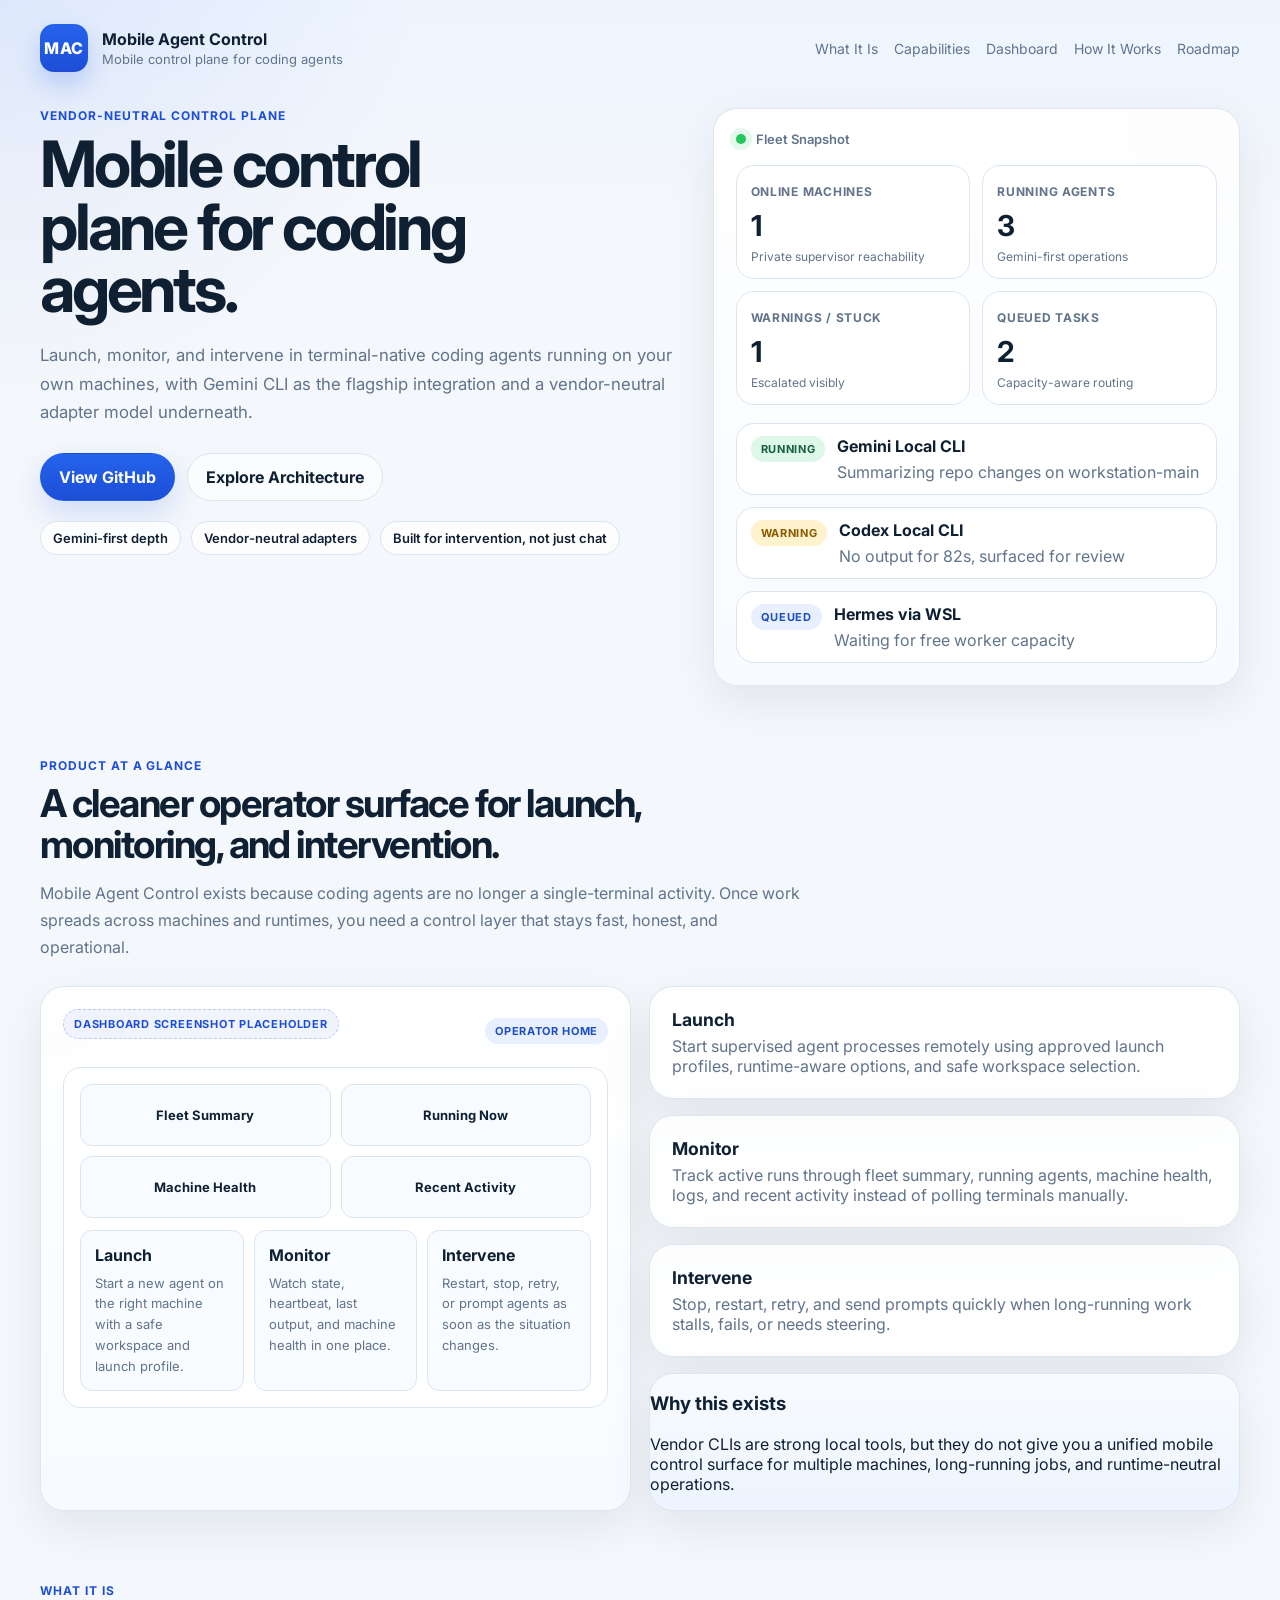
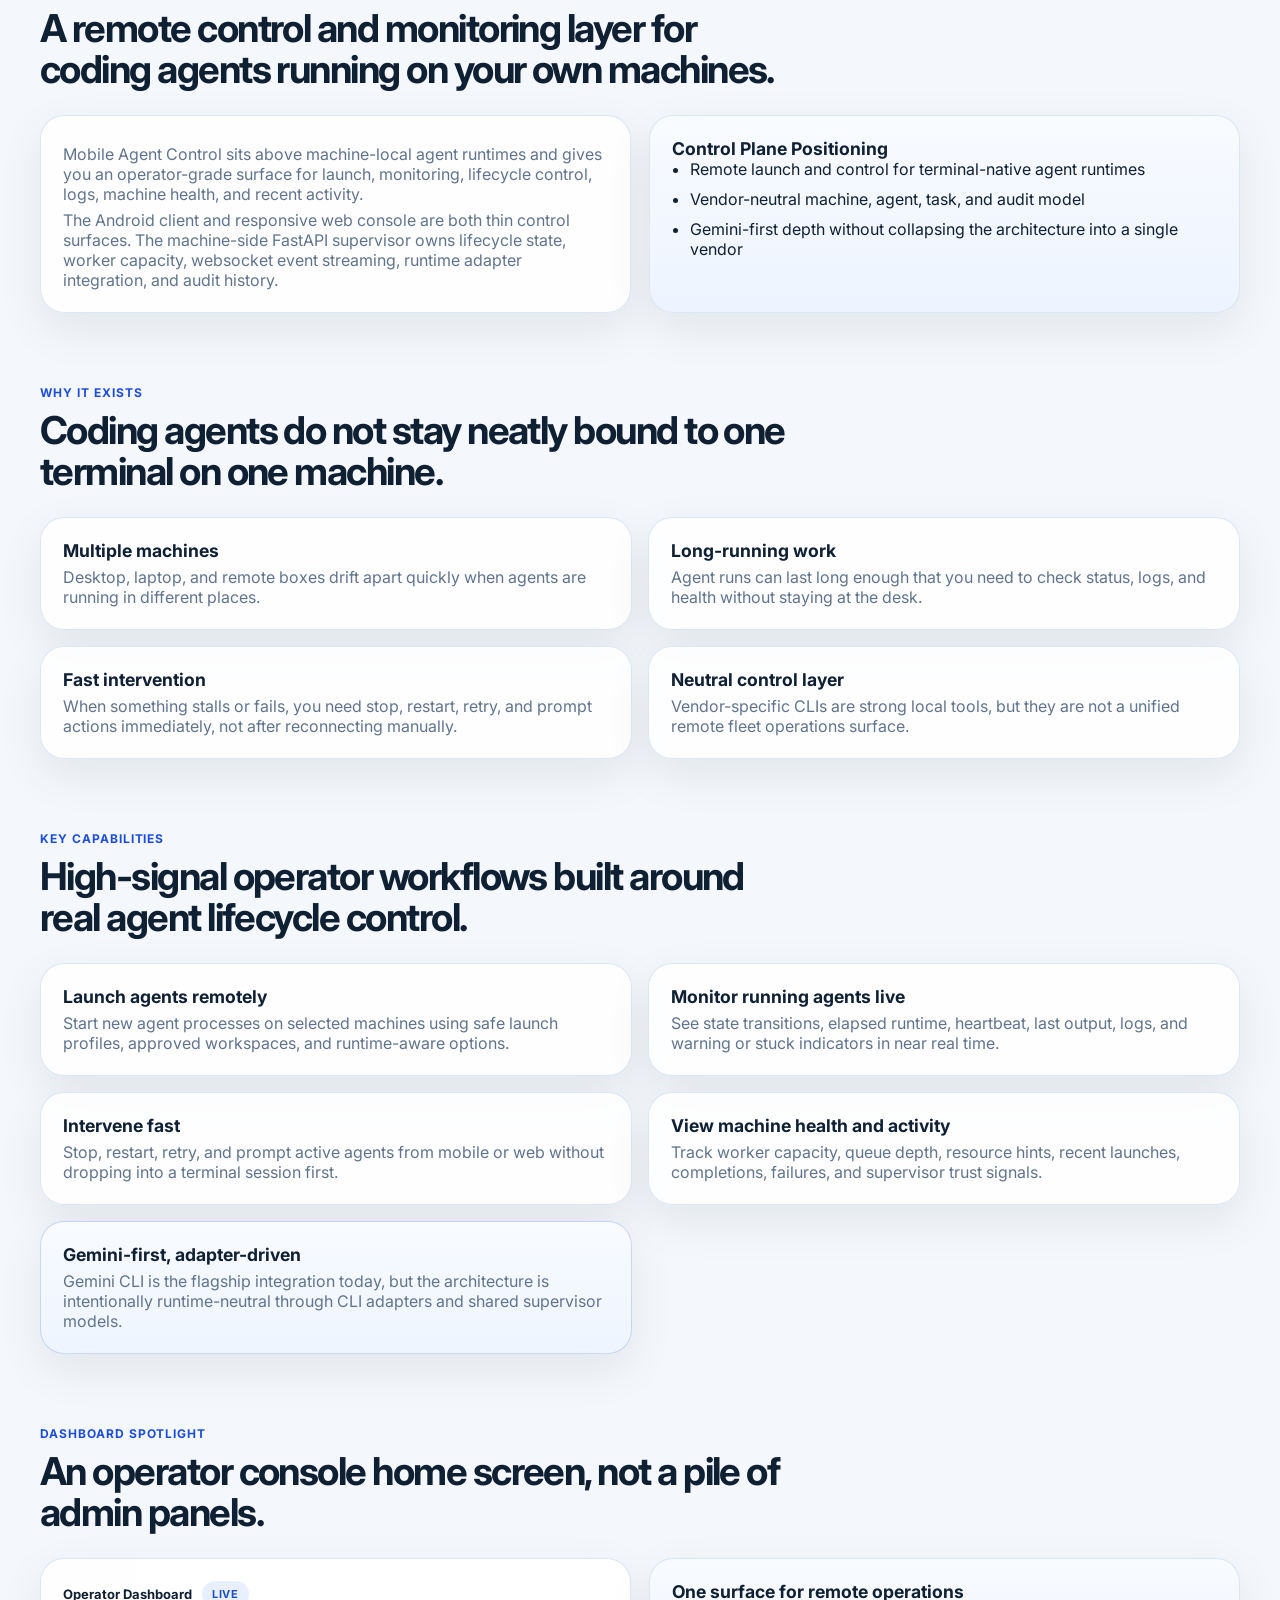
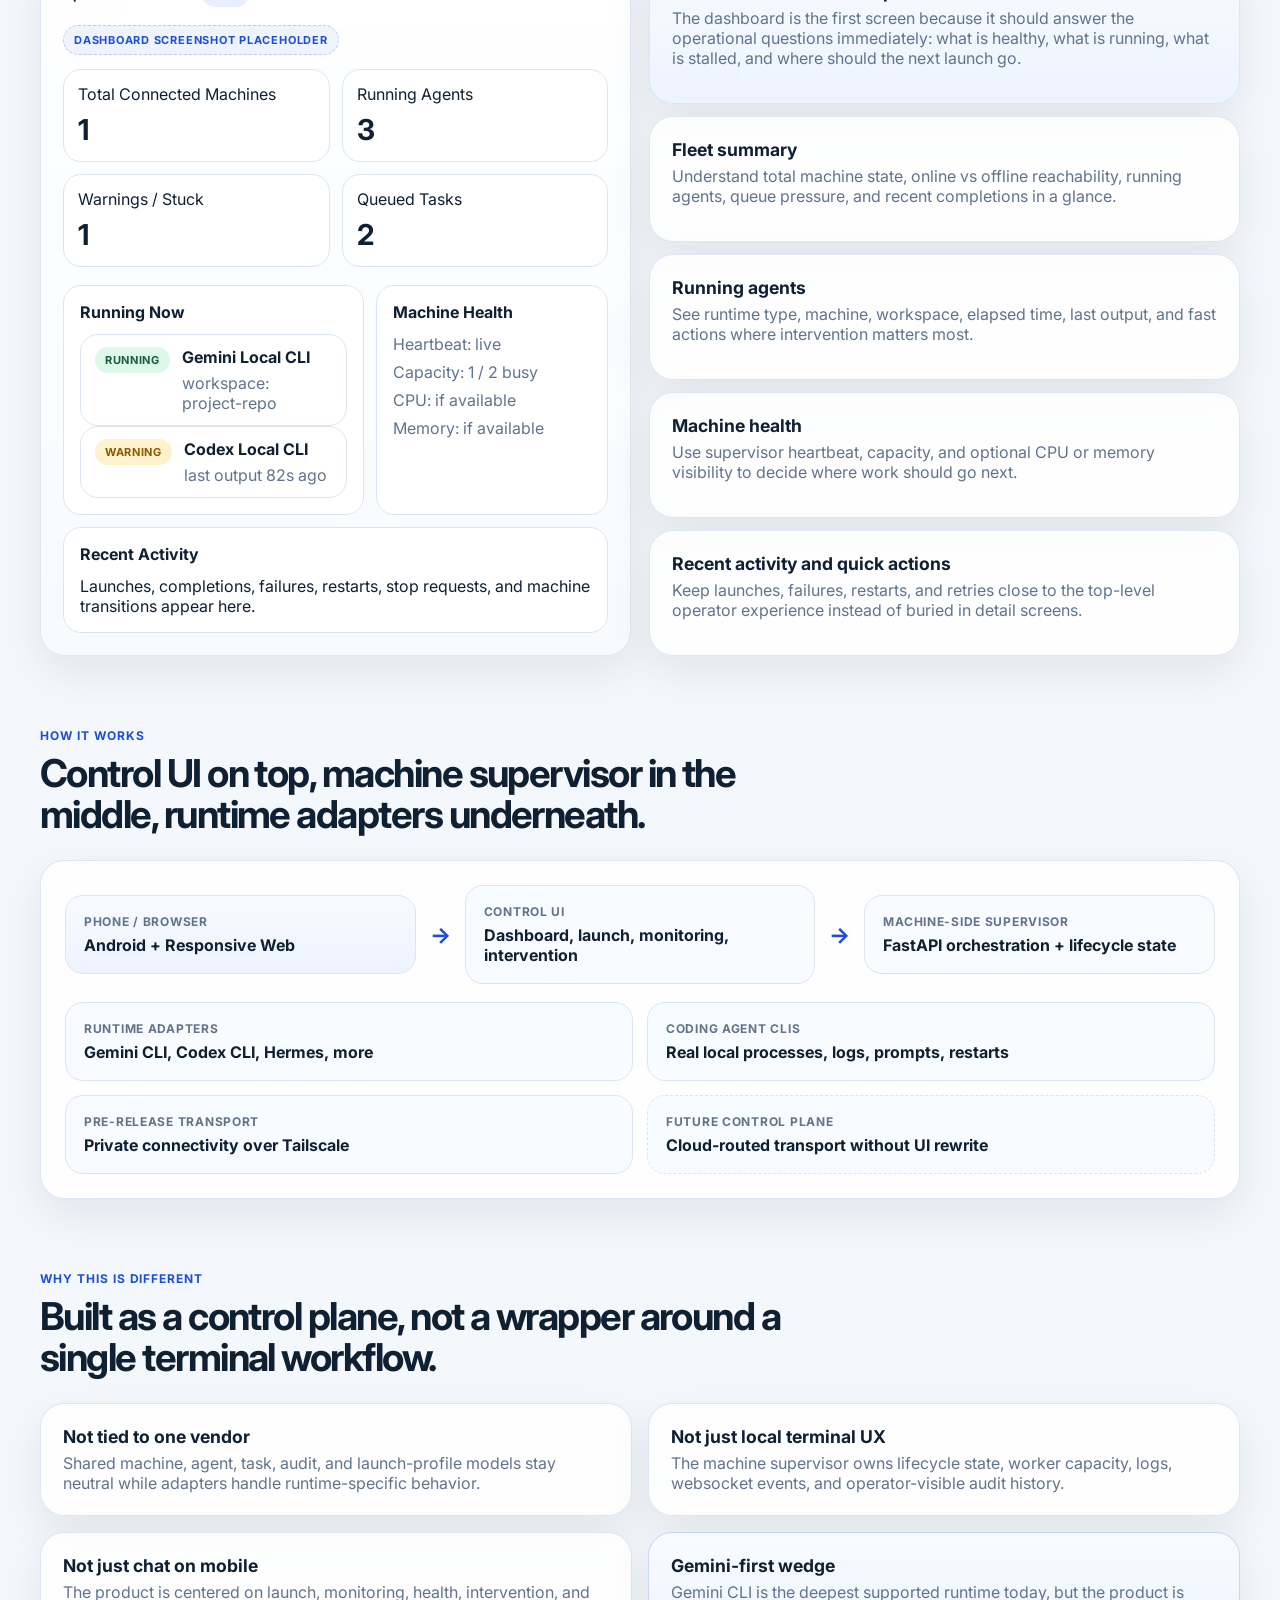
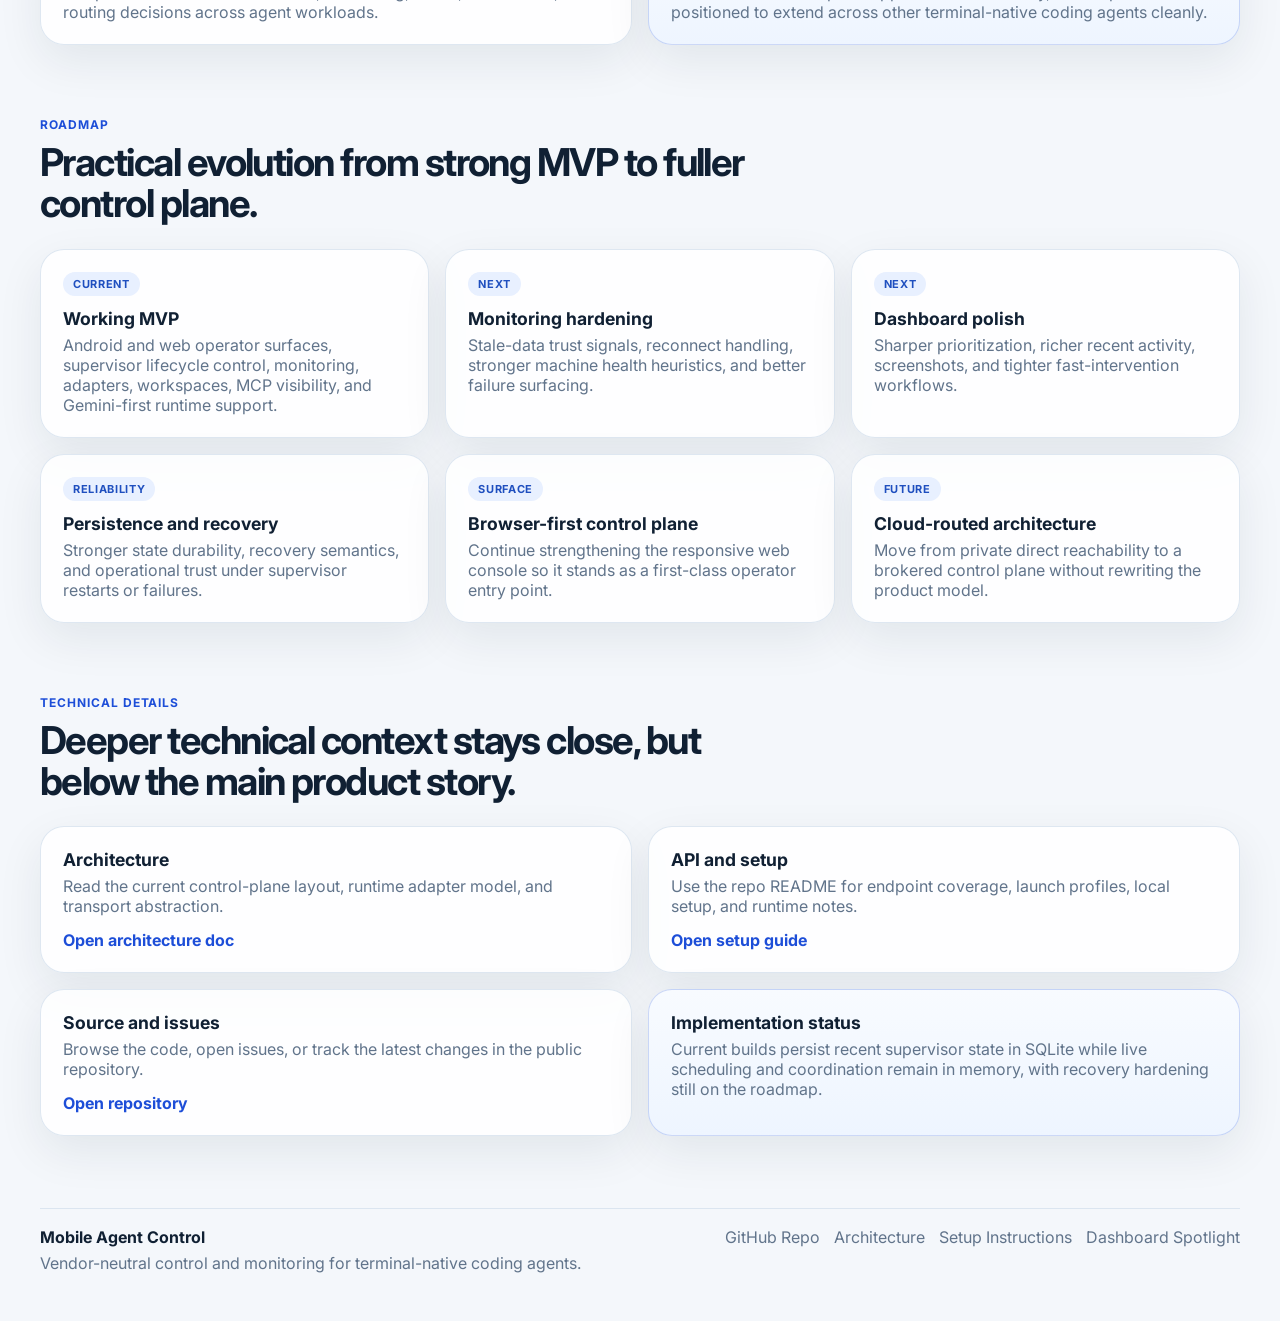
<file: docs/index.html>
<!doctype html>
<html lang="en">
<head>
  <meta charset="utf-8">
  <meta name="viewport" content="width=device-width, initial-scale=1">
  <title>Mobile Agent Control</title>
  <meta name="description" content="Mobile Agent Control is a vendor-neutral mobile control plane for terminal-native coding agents, with Gemini CLI as the flagship integration.">
  <meta name="theme-color" content="#edf4ff">
  <link rel="preconnect" href="https://fonts.googleapis.com">
  <link rel="preconnect" href="https://fonts.gstatic.com" crossorigin>
  <link href="https://fonts.googleapis.com/css2?family=Inter:wght@400;500;600;700;800&display=swap" rel="stylesheet">
  <link rel="stylesheet" href="./styles.css">
</head>
<body>
  <div class="site-shell">
    <header class="topbar">
      <a class="brand" href="./index.html">
        <span class="brand-mark">MAC</span>
        <span class="brand-copy">
          <strong>Mobile Agent Control</strong>
          <span>Mobile control plane for coding agents</span>
        </span>
      </a>
      <nav class="topnav" aria-label="Primary">
        <a href="#what">What It Is</a>
        <a href="#capabilities">Capabilities</a>
        <a href="#dashboard">Dashboard</a>
        <a href="#architecture">How It Works</a>
        <a href="#roadmap">Roadmap</a>
      </nav>
    </header>

    <main>
      <section class="hero">
        <div class="hero-copy">
          <p class="eyebrow">Vendor-neutral control plane</p>
          <h1>Mobile control plane for coding agents.</h1>
          <p class="hero-subhead">
            Launch, monitor, and intervene in terminal-native coding agents running on your own machines, with Gemini CLI as the flagship integration and a vendor-neutral adapter model underneath.
          </p>
          <div class="hero-actions">
            <a class="button primary" href="https://github.com/manishklach/mobile-agent-control">View GitHub</a>
            <a class="button secondary" href="./architecture.md">Explore Architecture</a>
          </div>
          <div class="hero-strip">
            <span class="inline-pill">Gemini-first depth</span>
            <span class="inline-pill">Vendor-neutral adapters</span>
            <span class="inline-pill">Built for intervention, not just chat</span>
          </div>
        </div>
        <div class="hero-visual card">
          <div class="hero-visual-header">
            <span class="status-dot"></span>
            <span>Fleet Snapshot</span>
          </div>
          <div class="hero-metrics">
            <div class="metric-card">
              <span class="metric-label">Online Machines</span>
              <strong>1</strong>
              <span class="metric-meta">Private supervisor reachability</span>
            </div>
            <div class="metric-card">
              <span class="metric-label">Running Agents</span>
              <strong>3</strong>
              <span class="metric-meta">Gemini-first operations</span>
            </div>
            <div class="metric-card">
              <span class="metric-label">Warnings / Stuck</span>
              <strong>1</strong>
              <span class="metric-meta">Escalated visibly</span>
            </div>
            <div class="metric-card">
              <span class="metric-label">Queued Tasks</span>
              <strong>2</strong>
              <span class="metric-meta">Capacity-aware routing</span>
            </div>
          </div>
          <div class="hero-feed">
            <div class="feed-row">
              <span class="chip good">running</span>
              <div>
                <strong>Gemini Local CLI</strong>
                <p>Summarizing repo changes on workstation-main</p>
              </div>
            </div>
            <div class="feed-row">
              <span class="chip warn">warning</span>
              <div>
                <strong>Codex Local CLI</strong>
                <p>No output for 82s, surfaced for review</p>
              </div>
            </div>
            <div class="feed-row">
              <span class="chip info">queued</span>
              <div>
                <strong>Hermes via WSL</strong>
                <p>Waiting for free worker capacity</p>
              </div>
            </div>
          </div>
        </div>
      </section>

      <section class="content-section product-section">
        <div class="section-intro">
          <p class="eyebrow">Product at a Glance</p>
          <h2>A cleaner operator surface for launch, monitoring, and intervention.</h2>
          <p class="section-support">
            Mobile Agent Control exists because coding agents are no longer a single-terminal activity. Once work spreads across machines and runtimes, you need a control layer that stays fast, honest, and operational.
          </p>
        </div>
        <div class="product-grid">
          <div class="card product-visual">
            <div class="product-visual-top">
              <span class="screenshot-label">Dashboard screenshot placeholder</span>
              <span class="chip info">Operator Home</span>
            </div>
            <div class="product-shot">
              <div class="shot-summary">
                <span>Fleet Summary</span>
                <span>Running Now</span>
                <span>Machine Health</span>
                <span>Recent Activity</span>
              </div>
              <div class="shot-columns">
                <div class="shot-panel">
                  <strong>Launch</strong>
                  <p>Start a new agent on the right machine with a safe workspace and launch profile.</p>
                </div>
                <div class="shot-panel">
                  <strong>Monitor</strong>
                  <p>Watch state, heartbeat, last output, and machine health in one place.</p>
                </div>
                <div class="shot-panel">
                  <strong>Intervene</strong>
                  <p>Restart, stop, retry, or prompt agents as soon as the situation changes.</p>
                </div>
              </div>
            </div>
          </div>
          <div class="product-copy">
            <article class="card feature-card">
              <h3>Launch</h3>
              <p>Start supervised agent processes remotely using approved launch profiles, runtime-aware options, and safe workspace selection.</p>
            </article>
            <article class="card feature-card">
              <h3>Monitor</h3>
              <p>Track active runs through fleet summary, running agents, machine health, logs, and recent activity instead of polling terminals manually.</p>
            </article>
            <article class="card feature-card">
              <h3>Intervene</h3>
              <p>Stop, restart, retry, and send prompts quickly when long-running work stalls, fails, or needs steering.</p>
            </article>
            <article class="card why-card">
              <h3>Why this exists</h3>
              <p>Vendor CLIs are strong local tools, but they do not give you a unified mobile control surface for multiple machines, long-running jobs, and runtime-neutral operations.</p>
            </article>
          </div>
        </div>
      </section>

      <section id="what" class="content-section">
        <div class="section-intro">
          <p class="eyebrow">What It Is</p>
          <h2>A remote control and monitoring layer for coding agents running on your own machines.</h2>
        </div>
        <div class="two-column">
          <div class="card prose">
            <p>
              Mobile Agent Control sits above machine-local agent runtimes and gives you an operator-grade surface for launch, monitoring, lifecycle control, logs, machine health, and recent activity.
            </p>
            <p>
              The Android client and responsive web console are both thin control surfaces. The machine-side FastAPI supervisor owns lifecycle state, worker capacity, websocket event streaming, runtime adapter integration, and audit history.
            </p>
          </div>
          <div class="card highlight-card">
            <h3>Control Plane Positioning</h3>
            <ul class="checklist">
              <li>Remote launch and control for terminal-native agent runtimes</li>
              <li>Vendor-neutral machine, agent, task, and audit model</li>
              <li>Gemini-first depth without collapsing the architecture into a single vendor</li>
            </ul>
          </div>
        </div>
      </section>

      <section class="content-section">
        <div class="section-intro">
          <p class="eyebrow">Why It Exists</p>
          <h2>Coding agents do not stay neatly bound to one terminal on one machine.</h2>
        </div>
        <div class="problem-grid">
          <article class="card problem-card">
            <h3>Multiple machines</h3>
            <p>Desktop, laptop, and remote boxes drift apart quickly when agents are running in different places.</p>
          </article>
          <article class="card problem-card">
            <h3>Long-running work</h3>
            <p>Agent runs can last long enough that you need to check status, logs, and health without staying at the desk.</p>
          </article>
          <article class="card problem-card">
            <h3>Fast intervention</h3>
            <p>When something stalls or fails, you need stop, restart, retry, and prompt actions immediately, not after reconnecting manually.</p>
          </article>
          <article class="card problem-card">
            <h3>Neutral control layer</h3>
            <p>Vendor-specific CLIs are strong local tools, but they are not a unified remote fleet operations surface.</p>
          </article>
        </div>
      </section>

      <section id="capabilities" class="content-section">
        <div class="section-intro">
          <p class="eyebrow">Key Capabilities</p>
          <h2>High-signal operator workflows built around real agent lifecycle control.</h2>
        </div>
        <div class="feature-grid">
          <article class="card feature-card">
            <h3>Launch agents remotely</h3>
            <p>Start new agent processes on selected machines using safe launch profiles, approved workspaces, and runtime-aware options.</p>
          </article>
          <article class="card feature-card">
            <h3>Monitor running agents live</h3>
            <p>See state transitions, elapsed runtime, heartbeat, last output, logs, and warning or stuck indicators in near real time.</p>
          </article>
          <article class="card feature-card">
            <h3>Intervene fast</h3>
            <p>Stop, restart, retry, and prompt active agents from mobile or web without dropping into a terminal session first.</p>
          </article>
          <article class="card feature-card">
            <h3>View machine health and activity</h3>
            <p>Track worker capacity, queue depth, resource hints, recent launches, completions, failures, and supervisor trust signals.</p>
          </article>
          <article class="card feature-card accent-card">
            <h3>Gemini-first, adapter-driven</h3>
            <p>Gemini CLI is the flagship integration today, but the architecture is intentionally runtime-neutral through CLI adapters and shared supervisor models.</p>
          </article>
        </div>
      </section>

      <section id="dashboard" class="content-section dashboard-section">
        <div class="section-intro">
          <p class="eyebrow">Dashboard Spotlight</p>
          <h2>An operator console home screen, not a pile of admin panels.</h2>
        </div>
        <div class="dashboard-layout">
          <div class="card dashboard-mock">
            <div class="mock-topbar">
              <span class="mock-title">Operator Dashboard</span>
              <span class="chip info">Live</span>
            </div>
            <div class="screenshot-label">Dashboard screenshot placeholder</div>
            <div class="mock-summary">
              <div class="mock-summary-card">
                <span>Total Connected Machines</span>
                <strong>1</strong>
              </div>
              <div class="mock-summary-card">
                <span>Running Agents</span>
                <strong>3</strong>
              </div>
              <div class="mock-summary-card">
                <span>Warnings / Stuck</span>
                <strong>1</strong>
              </div>
              <div class="mock-summary-card">
                <span>Queued Tasks</span>
                <strong>2</strong>
              </div>
            </div>
            <div class="mock-columns">
              <div class="mock-panel">
                <h3>Running Now</h3>
                <div class="mock-row">
                  <span class="chip good">running</span>
                  <div>
                    <strong>Gemini Local CLI</strong>
                    <p>workspace: project-repo</p>
                  </div>
                </div>
                <div class="mock-row">
                  <span class="chip warn">warning</span>
                  <div>
                    <strong>Codex Local CLI</strong>
                    <p>last output 82s ago</p>
                  </div>
                </div>
              </div>
              <div class="mock-panel">
                <h3>Machine Health</h3>
                <div class="mock-stat">Heartbeat: live</div>
                <div class="mock-stat">Capacity: 1 / 2 busy</div>
                <div class="mock-stat">CPU: if available</div>
                <div class="mock-stat">Memory: if available</div>
              </div>
            </div>
            <div class="mock-panel activity-panel">
              <h3>Recent Activity</h3>
              <p>Launches, completions, failures, restarts, stop requests, and machine transitions appear here.</p>
            </div>
          </div>
          <div class="dashboard-copy">
            <div class="card dashboard-copy-card spotlight-card">
              <h3>One surface for remote operations</h3>
              <p>The dashboard is the first screen because it should answer the operational questions immediately: what is healthy, what is running, what is stalled, and where should the next launch go.</p>
            </div>
            <div class="card dashboard-copy-card">
              <h3>Fleet summary</h3>
              <p>Understand total machine state, online vs offline reachability, running agents, queue pressure, and recent completions in a glance.</p>
            </div>
            <div class="card dashboard-copy-card">
              <h3>Running agents</h3>
              <p>See runtime type, machine, workspace, elapsed time, last output, and fast actions where intervention matters most.</p>
            </div>
            <div class="card dashboard-copy-card">
              <h3>Machine health</h3>
              <p>Use supervisor heartbeat, capacity, and optional CPU or memory visibility to decide where work should go next.</p>
            </div>
            <div class="card dashboard-copy-card">
              <h3>Recent activity and quick actions</h3>
              <p>Keep launches, failures, restarts, and retries close to the top-level operator experience instead of buried in detail screens.</p>
            </div>
          </div>
        </div>
      </section>

      <section id="architecture" class="content-section">
        <div class="section-intro">
          <p class="eyebrow">How It Works</p>
          <h2>Control UI on top, machine supervisor in the middle, runtime adapters underneath.</h2>
        </div>
        <div class="card architecture-card">
          <div class="arch-flow">
            <div class="arch-node primary">
              <span>Phone / Browser</span>
              <strong>Android + Responsive Web</strong>
            </div>
            <div class="arch-arrow">→</div>
            <div class="arch-node">
              <span>Control UI</span>
              <strong>Dashboard, launch, monitoring, intervention</strong>
            </div>
            <div class="arch-arrow">→</div>
            <div class="arch-node">
              <span>Machine-side supervisor</span>
              <strong>FastAPI orchestration + lifecycle state</strong>
            </div>
          </div>
          <div class="arch-subgrid">
            <div class="arch-node">
              <span>Runtime adapters</span>
              <strong>Gemini CLI, Codex CLI, Hermes, more</strong>
            </div>
            <div class="arch-node">
              <span>Coding agent CLIs</span>
              <strong>Real local processes, logs, prompts, restarts</strong>
            </div>
            <div class="arch-node">
              <span>Pre-release transport</span>
              <strong>Private connectivity over Tailscale</strong>
            </div>
            <div class="arch-node future">
              <span>Future control plane</span>
              <strong>Cloud-routed transport without UI rewrite</strong>
            </div>
          </div>
        </div>
      </section>

      <section class="content-section">
        <div class="section-intro">
          <p class="eyebrow">Why This Is Different</p>
          <h2>Built as a control plane, not a wrapper around a single terminal workflow.</h2>
        </div>
        <div class="diff-grid">
          <article class="card diff-card">
            <h3>Not tied to one vendor</h3>
            <p>Shared machine, agent, task, audit, and launch-profile models stay neutral while adapters handle runtime-specific behavior.</p>
          </article>
          <article class="card diff-card">
            <h3>Not just local terminal UX</h3>
            <p>The machine supervisor owns lifecycle state, worker capacity, logs, websocket events, and operator-visible audit history.</p>
          </article>
          <article class="card diff-card">
            <h3>Not just chat on mobile</h3>
            <p>The product is centered on launch, monitoring, health, intervention, and routing decisions across agent workloads.</p>
          </article>
          <article class="card diff-card accent-card">
            <h3>Gemini-first wedge</h3>
            <p>Gemini CLI is the deepest supported runtime today, but the product is positioned to extend across other terminal-native coding agents cleanly.</p>
          </article>
        </div>
      </section>

      <section id="roadmap" class="content-section">
        <div class="section-intro">
          <p class="eyebrow">Roadmap</p>
          <h2>Practical evolution from strong MVP to fuller control plane.</h2>
        </div>
        <div class="roadmap">
          <div class="roadmap-item card">
            <span class="roadmap-stage">Current</span>
            <h3>Working MVP</h3>
            <p>Android and web operator surfaces, supervisor lifecycle control, monitoring, adapters, workspaces, MCP visibility, and Gemini-first runtime support.</p>
          </div>
          <div class="roadmap-item card">
            <span class="roadmap-stage">Next</span>
            <h3>Monitoring hardening</h3>
            <p>Stale-data trust signals, reconnect handling, stronger machine health heuristics, and better failure surfacing.</p>
          </div>
          <div class="roadmap-item card">
            <span class="roadmap-stage">Next</span>
            <h3>Dashboard polish</h3>
            <p>Sharper prioritization, richer recent activity, screenshots, and tighter fast-intervention workflows.</p>
          </div>
          <div class="roadmap-item card">
            <span class="roadmap-stage">Reliability</span>
            <h3>Persistence and recovery</h3>
            <p>Stronger state durability, recovery semantics, and operational trust under supervisor restarts or failures.</p>
          </div>
          <div class="roadmap-item card">
            <span class="roadmap-stage">Surface</span>
            <h3>Browser-first control plane</h3>
            <p>Continue strengthening the responsive web console so it stands as a first-class operator entry point.</p>
          </div>
          <div class="roadmap-item card">
            <span class="roadmap-stage">Future</span>
            <h3>Cloud-routed architecture</h3>
            <p>Move from private direct reachability to a brokered control plane without rewriting the product model.</p>
          </div>
        </div>
      </section>

      <section class="content-section">
        <div class="section-intro">
          <p class="eyebrow">Technical Details</p>
          <h2>Deeper technical context stays close, but below the main product story.</h2>
        </div>
        <div class="feature-grid">
          <article class="card feature-card">
            <h3>Architecture</h3>
            <p>Read the current control-plane layout, runtime adapter model, and transport abstraction.</p>
            <a class="text-link" href="./architecture.md">Open architecture doc</a>
          </article>
          <article class="card feature-card">
            <h3>API and setup</h3>
            <p>Use the repo README for endpoint coverage, launch profiles, local setup, and runtime notes.</p>
            <a class="text-link" href="https://github.com/manishklach/mobile-agent-control#readme">Open setup guide</a>
          </article>
          <article class="card feature-card">
            <h3>Source and issues</h3>
            <p>Browse the code, open issues, or track the latest changes in the public repository.</p>
            <a class="text-link" href="https://github.com/manishklach/mobile-agent-control">Open repository</a>
          </article>
          <article class="card feature-card accent-card">
            <h3>Implementation status</h3>
            <p>Current builds persist recent supervisor state in SQLite while live scheduling and coordination remain in memory, with recovery hardening still on the roadmap.</p>
          </article>
        </div>
      </section>
    </main>

    <footer class="footer">
      <div class="footer-copy">
        <strong>Mobile Agent Control</strong>
        <p>Vendor-neutral control and monitoring for terminal-native coding agents.</p>
      </div>
      <div class="footer-links">
        <a href="https://github.com/manishklach/mobile-agent-control">GitHub Repo</a>
        <a href="./architecture.md">Architecture</a>
        <a href="https://github.com/manishklach/mobile-agent-control#readme">Setup Instructions</a>
        <a href="#dashboard">Dashboard Spotlight</a>
      </div>
    </footer>
  </div>

  <script src="./app.js"></script>
</body>
</html>
</file>
<file: docs/styles.css>
:root {
  color-scheme: light;
  --bg: #f4f7fb;
  --surface: #ffffff;
  --surface-soft: #f8fbff;
  --line: #dbe5f0;
  --ink: #102033;
  --muted: #61748b;
  --brand: #1d4ed8;
  --brand-soft: #e7f0ff;
  --good-bg: #ddf7e8;
  --good-ink: #17603b;
  --warn-bg: #fff2cc;
  --warn-ink: #8a5a00;
  --info-bg: #e8f0ff;
  --info-ink: #1f4fbf;
  --shadow: 0 16px 46px rgba(16, 32, 51, 0.08);
  --radius: 24px;
  --radius-sm: 18px;
  --radius-xs: 12px;
}

* {
  box-sizing: border-box;
}

html {
  scroll-behavior: smooth;
}

body {
  margin: 0;
  font-family: "Inter", -apple-system, BlinkMacSystemFont, "Segoe UI", sans-serif;
  color: var(--ink);
  background:
    radial-gradient(circle at top left, rgba(29, 78, 216, 0.08), transparent 26rem),
    linear-gradient(180deg, #eef5ff 0, #f4f7fb 14rem, #f4f7fb 100%);
}

a {
  color: inherit;
  text-decoration: none;
}

.site-shell {
  max-width: 1240px;
  margin: 0 auto;
  padding: 24px 20px 48px;
}

.topbar {
  display: flex;
  align-items: center;
  justify-content: space-between;
  gap: 16px;
  margin-bottom: 36px;
}

.brand {
  display: inline-flex;
  align-items: center;
  gap: 14px;
}

.brand-mark {
  display: inline-flex;
  align-items: center;
  justify-content: center;
  width: 48px;
  height: 48px;
  border-radius: 14px;
  background: linear-gradient(180deg, #2563eb, #1d4ed8);
  color: #fff;
  font-weight: 800;
  letter-spacing: 0.04em;
  box-shadow: 0 12px 24px rgba(37, 99, 235, 0.24);
}

.brand-copy {
  display: flex;
  flex-direction: column;
  gap: 2px;
}

.brand-copy strong {
  font-size: 16px;
}

.brand-copy span:last-child {
  color: var(--muted);
  font-size: 13px;
}

.topnav {
  display: flex;
  flex-wrap: wrap;
  gap: 16px;
  font-size: 14px;
  color: var(--muted);
}

.topnav a:hover,
.footer-links a:hover {
  color: var(--brand);
}

.topnav a.is-active {
  color: var(--brand);
  font-weight: 700;
}

.hero {
  display: grid;
  grid-template-columns: minmax(0, 1.1fr) minmax(320px, 0.9fr);
  gap: 28px;
  align-items: stretch;
  margin-bottom: 72px;
}

.eyebrow {
  margin: 0 0 10px;
  font-size: 12px;
  font-weight: 700;
  text-transform: uppercase;
  letter-spacing: 0.08em;
  color: var(--brand);
}

.hero h1 {
  margin: 0;
  font-size: clamp(2.6rem, 5vw, 4.6rem);
  line-height: 0.98;
  letter-spacing: -0.05em;
  max-width: 12ch;
}

.hero-subhead {
  margin: 20px 0 0;
  max-width: 60ch;
  font-size: 1.05rem;
  line-height: 1.7;
  color: var(--muted);
}

.hero-actions {
  display: flex;
  flex-wrap: wrap;
  gap: 12px;
  margin: 26px 0 18px;
}

.button {
  display: inline-flex;
  align-items: center;
  justify-content: center;
  min-height: 48px;
  padding: 0 18px;
  border-radius: 999px;
  font-weight: 700;
  border: 1px solid transparent;
}

.button.primary {
  background: linear-gradient(180deg, #2563eb, #1d4ed8);
  color: #fff;
  box-shadow: 0 12px 28px rgba(37, 99, 235, 0.18);
}

.button.secondary {
  background: rgba(255, 255, 255, 0.7);
  color: var(--ink);
  border-color: var(--line);
}

.hero-strip {
  display: flex;
  flex-wrap: wrap;
  gap: 10px;
  margin-top: 20px;
}

.inline-pill {
  display: inline-flex;
  align-items: center;
  min-height: 34px;
  padding: 0 12px;
  border-radius: 999px;
  border: 1px solid var(--line);
  background: rgba(255, 255, 255, 0.8);
  color: var(--ink);
  font-size: 13px;
  font-weight: 600;
}

.card {
  background: rgba(255, 255, 255, 0.84);
  border: 1px solid rgba(219, 229, 240, 0.9);
  border-radius: var(--radius);
  box-shadow: var(--shadow);
}

.hero-visual {
  padding: 22px;
  background:
    linear-gradient(180deg, rgba(255,255,255,0.96), rgba(247,250,255,0.96)),
    radial-gradient(circle at top right, rgba(29,78,216,0.1), transparent 14rem);
}

.hero-visual-header,
.mock-topbar {
  display: flex;
  align-items: center;
  gap: 10px;
  margin-bottom: 18px;
  color: var(--muted);
  font-size: 13px;
  font-weight: 600;
}

.status-dot {
  width: 10px;
  height: 10px;
  border-radius: 50%;
  background: #22c55e;
  box-shadow: 0 0 0 6px rgba(34, 197, 94, 0.12);
}

.hero-metrics,
.mock-summary {
  display: grid;
  grid-template-columns: repeat(2, minmax(0, 1fr));
  gap: 12px;
  margin-bottom: 18px;
}

.metric-card,
.mock-summary-card {
  padding: 14px;
  border-radius: var(--radius-sm);
  border: 1px solid var(--line);
  background: var(--surface);
}

.metric-card strong,
.mock-summary-card strong {
  display: block;
  margin-top: 8px;
  font-size: 1.8rem;
  letter-spacing: -0.04em;
}

.metric-label {
  color: var(--muted);
  font-size: 12px;
  text-transform: uppercase;
  letter-spacing: 0.06em;
  font-weight: 700;
}

.metric-meta {
  display: block;
  margin-top: 6px;
  color: var(--muted);
  font-size: 12px;
}

.hero-feed,
.dashboard-copy {
  display: grid;
  gap: 12px;
}

.feed-row,
.mock-row {
  display: grid;
  grid-template-columns: auto 1fr;
  gap: 12px;
  align-items: start;
  padding: 12px 14px;
  border: 1px solid var(--line);
  border-radius: var(--radius-sm);
  background: var(--surface);
}

.feed-row p,
.mock-row p,
.prose p,
.feature-card p,
.dashboard-copy-card p,
.diff-card p,
.roadmap-item p,
.problem-card p {
  margin: 6px 0 0;
  color: var(--muted);
}

.chip {
  display: inline-flex;
  align-items: center;
  justify-content: center;
  min-height: 26px;
  padding: 0 10px;
  border-radius: 999px;
  font-size: 11px;
  font-weight: 700;
  text-transform: uppercase;
  letter-spacing: 0.06em;
}

.chip.good {
  background: var(--good-bg);
  color: var(--good-ink);
}

.chip.warn {
  background: var(--warn-bg);
  color: var(--warn-ink);
}

.chip.info {
  background: var(--info-bg);
  color: var(--info-ink);
}

.content-section {
  margin-bottom: 72px;
}

.section-intro {
  max-width: 760px;
  margin-bottom: 24px;
}

.section-support {
  margin: 14px 0 0;
  color: var(--muted);
  line-height: 1.7;
}

.section-intro h2 {
  margin: 0;
  font-size: clamp(1.8rem, 3vw, 2.8rem);
  line-height: 1.08;
  letter-spacing: -0.04em;
}

.two-column,
.dashboard-layout,
.product-grid {
  display: grid;
  grid-template-columns: repeat(2, minmax(0, 1fr));
  gap: 18px;
}

.product-copy {
  display: grid;
  gap: 16px;
}

.product-visual {
  padding: 22px;
  background:
    linear-gradient(180deg, rgba(255,255,255,0.96), rgba(247,250,255,0.98)),
    radial-gradient(circle at top left, rgba(29,78,216,0.08), transparent 16rem);
}

.product-visual-top {
  display: flex;
  justify-content: space-between;
  align-items: center;
  gap: 12px;
  margin-bottom: 14px;
}

.product-shot {
  border: 1px solid var(--line);
  border-radius: var(--radius-sm);
  background: var(--surface);
  padding: 16px;
}

.shot-summary,
.shot-columns {
  display: grid;
  gap: 10px;
}

.shot-summary {
  grid-template-columns: repeat(2, minmax(0, 1fr));
  margin-bottom: 12px;
}

.shot-summary span,
.shot-panel {
  border: 1px solid var(--line);
  border-radius: var(--radius-xs);
  background: var(--surface-soft);
}

.shot-summary span {
  display: flex;
  align-items: center;
  justify-content: center;
  min-height: 62px;
  font-size: 13px;
  font-weight: 700;
}

.shot-columns {
  grid-template-columns: repeat(3, minmax(0, 1fr));
}

.shot-panel {
  padding: 14px;
}

.shot-panel strong {
  display: block;
  margin-bottom: 8px;
}

.shot-panel p {
  margin: 0;
  color: var(--muted);
  font-size: 13px;
  line-height: 1.6;
}

.why-card {
  background: linear-gradient(180deg, #f8fbff, #edf4ff);
}

.prose,
.highlight-card,
.feature-card,
.dashboard-copy-card,
.diff-card,
.roadmap-item,
.problem-card {
  padding: 22px;
}

.highlight-card {
  background: linear-gradient(180deg, #f8fbff, #edf4ff);
}

.checklist {
  margin: 0;
  padding-left: 18px;
  display: grid;
  gap: 10px;
}

.problem-grid,
.feature-grid,
.diff-grid,
.roadmap {
  display: grid;
  gap: 16px;
}

.problem-grid,
.feature-grid,
.diff-grid {
  grid-template-columns: repeat(2, minmax(0, 1fr));
}

.roadmap {
  grid-template-columns: repeat(3, minmax(0, 1fr));
}

.feature-card h3,
.diff-card h3,
.problem-card h3,
.dashboard-copy-card h3,
.roadmap-item h3,
.highlight-card h3 {
  margin: 0;
  font-size: 1.1rem;
}

.accent-card {
  border-color: rgba(29, 78, 216, 0.2);
  background: linear-gradient(180deg, #f8fbff, #eef5ff);
}

.dashboard-section .card {
  overflow: hidden;
}

.dashboard-mock {
  padding: 22px;
  background:
    linear-gradient(180deg, rgba(255,255,255,0.96), rgba(247,250,255,0.98)),
    radial-gradient(circle at top left, rgba(29,78,216,0.08), transparent 16rem);
}

.screenshot-label {
  display: inline-flex;
  align-items: center;
  min-height: 30px;
  padding: 0 10px;
  border-radius: 999px;
  border: 1px dashed rgba(29, 78, 216, 0.25);
  background: rgba(29, 78, 216, 0.06);
  color: var(--brand);
  font-size: 11px;
  font-weight: 700;
  text-transform: uppercase;
  letter-spacing: 0.07em;
  margin-bottom: 14px;
}

.mock-title {
  font-weight: 700;
  color: var(--ink);
}

.mock-columns {
  display: grid;
  grid-template-columns: 1.3fr 1fr;
  gap: 12px;
  margin-bottom: 12px;
}

.mock-panel {
  padding: 16px;
  border-radius: var(--radius-sm);
  border: 1px solid var(--line);
  background: var(--surface);
}

.mock-panel h3 {
  margin: 0 0 12px;
  font-size: 1rem;
}

.mock-stat {
  color: var(--muted);
  margin-top: 8px;
}

.activity-panel p {
  margin: 0;
}

.spotlight-card {
  background: linear-gradient(180deg, #f8fbff, #edf4ff);
}

.architecture-card {
  padding: 24px;
}

.arch-flow,
.arch-subgrid {
  display: grid;
  gap: 14px;
}

.arch-flow {
  grid-template-columns: 1fr auto 1fr auto 1fr;
  align-items: center;
  margin-bottom: 18px;
}

.arch-subgrid {
  grid-template-columns: repeat(2, minmax(0, 1fr));
}

.arch-node {
  padding: 18px;
  border-radius: var(--radius-sm);
  border: 1px solid var(--line);
  background: var(--surface-soft);
}

.arch-node span {
  display: block;
  color: var(--muted);
  font-size: 12px;
  text-transform: uppercase;
  letter-spacing: 0.06em;
  font-weight: 700;
  margin-bottom: 6px;
}

.arch-node strong {
  font-size: 1rem;
}

.arch-node.primary {
  background: linear-gradient(180deg, #f7fbff, #edf4ff);
}

.arch-node.future {
  border-style: dashed;
}

.arch-arrow {
  color: var(--brand);
  font-size: 1.4rem;
  font-weight: 700;
  text-align: center;
}

.roadmap-stage {
  display: inline-flex;
  margin-bottom: 12px;
  padding: 5px 10px;
  border-radius: 999px;
  background: var(--info-bg);
  color: var(--info-ink);
  font-size: 11px;
  font-weight: 700;
  text-transform: uppercase;
  letter-spacing: 0.06em;
}

.footer {
  display: flex;
  flex-wrap: wrap;
  justify-content: space-between;
  gap: 20px;
  padding-top: 18px;
  border-top: 1px solid var(--line);
}

.text-link {
  display: inline-flex;
  margin-top: 14px;
  color: var(--brand);
  font-weight: 700;
}

.text-link:hover {
  text-decoration: underline;
}

.footer-copy p {
  margin: 6px 0 0;
  color: var(--muted);
}

.footer-links {
  display: flex;
  flex-wrap: wrap;
  gap: 14px;
  color: var(--muted);
}

@media (max-width: 1080px) {
  .hero,
  .two-column,
  .dashboard-layout,
  .product-grid,
  .arch-flow,
  .arch-subgrid,
  .roadmap {
    grid-template-columns: 1fr;
  }

  .arch-arrow {
    display: none;
  }
}

@media (max-width: 860px) {
  .problem-grid,
  .feature-grid,
  .diff-grid {
    grid-template-columns: 1fr;
  }
}

@media (max-width: 720px) {
  .site-shell {
    padding: 16px 14px 36px;
  }

  .topbar {
    flex-direction: column;
    align-items: flex-start;
  }

  .topnav {
    gap: 12px;
  }

  .hero {
    gap: 20px;
    margin-bottom: 56px;
  }

  .hero-metrics,
  .mock-summary,
  .mock-columns,
  .shot-summary,
  .shot-columns {
    grid-template-columns: 1fr;
  }
}
</file>
